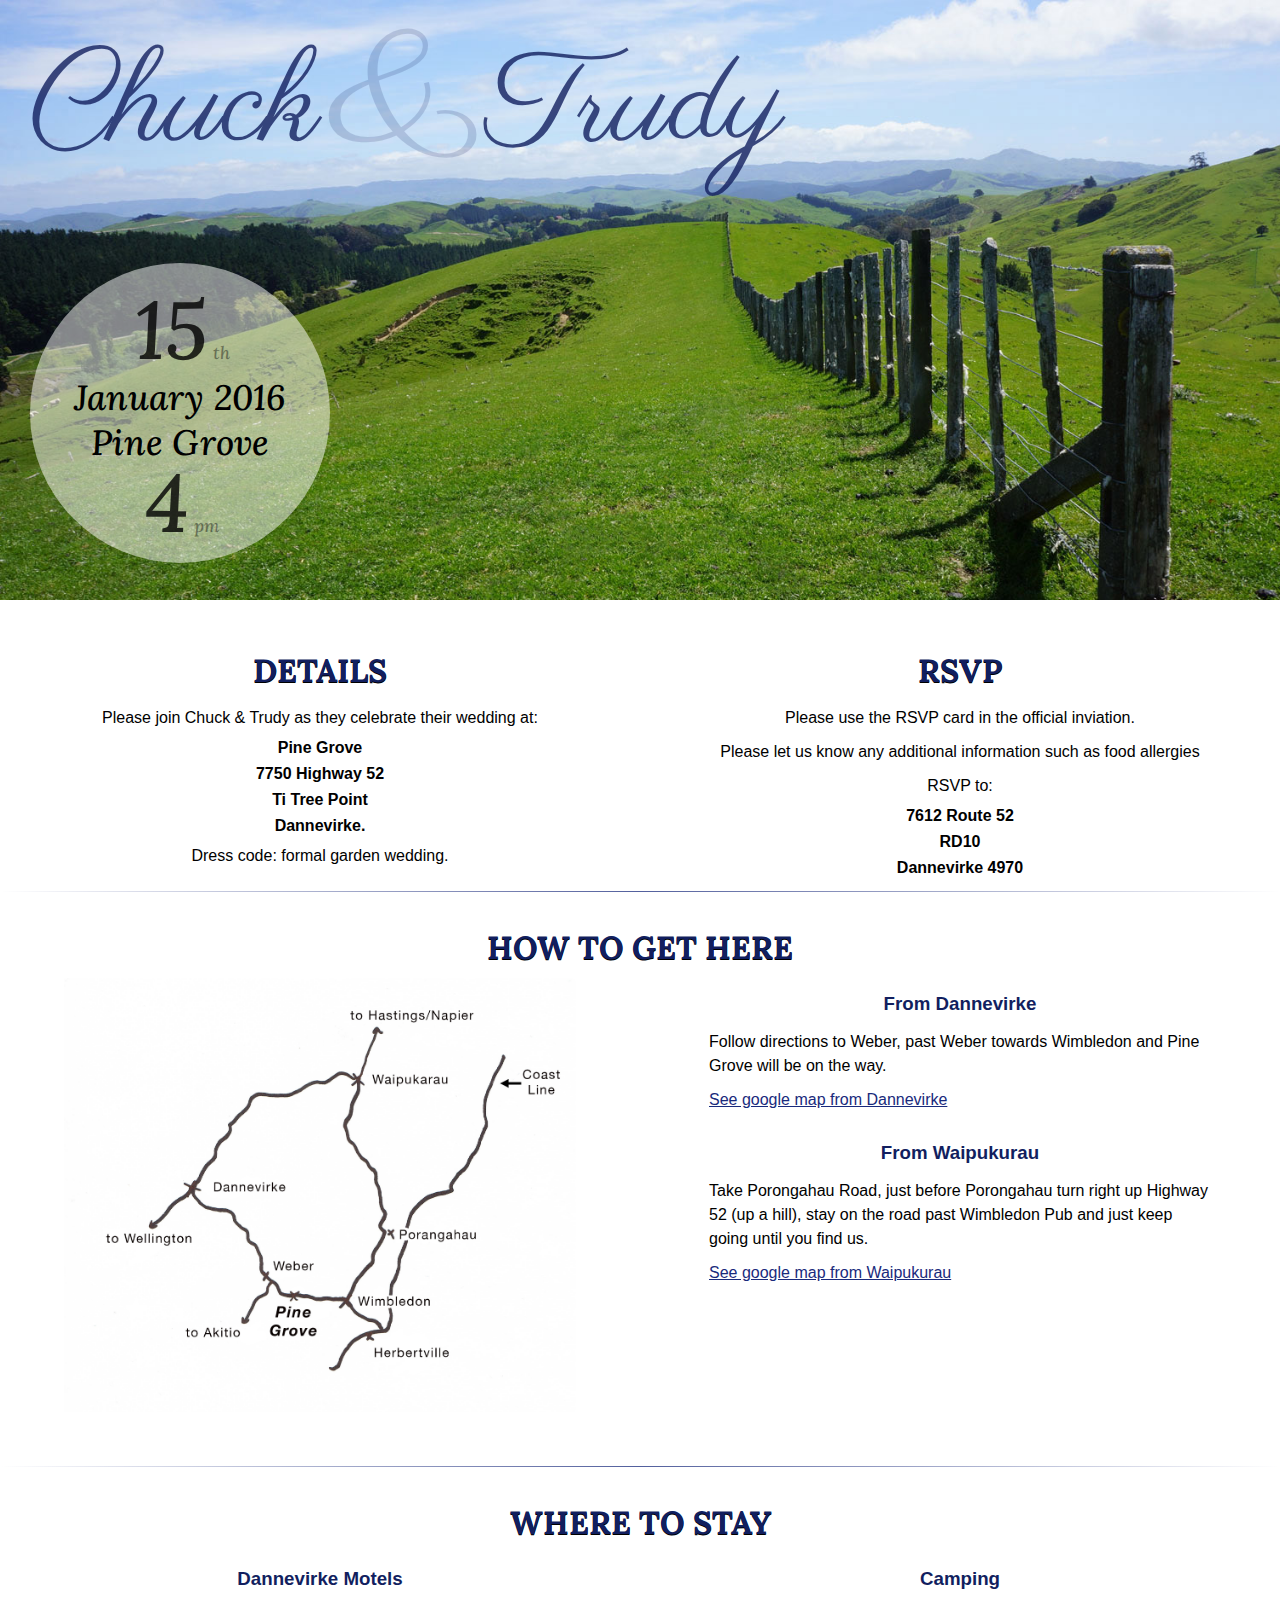
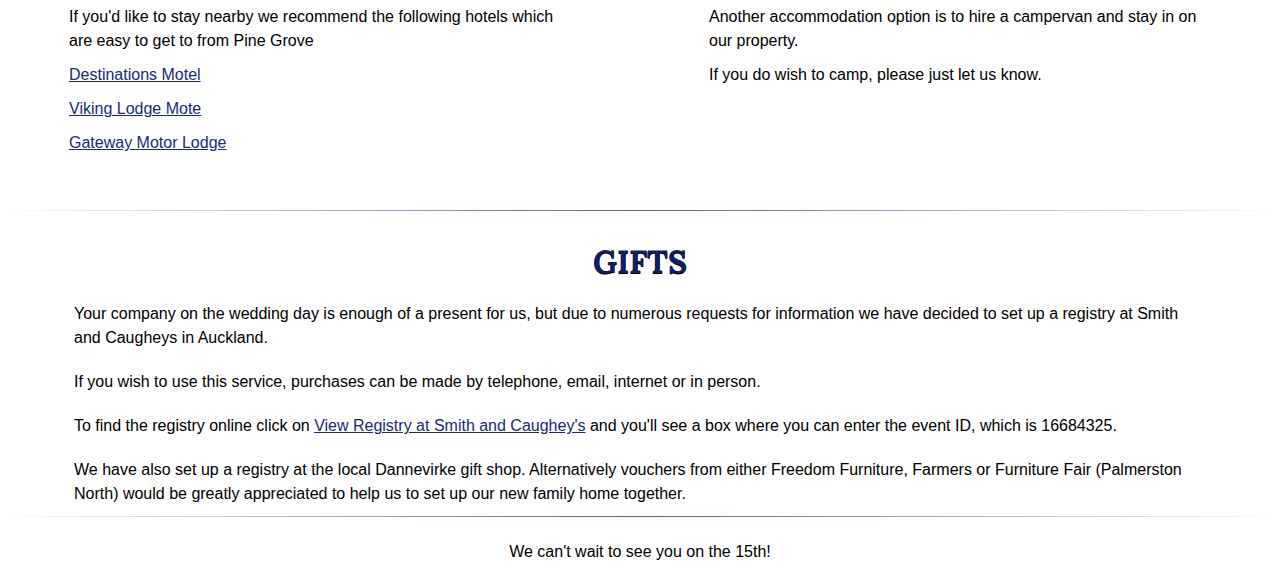
<file: index.html>
<!DOCTYPE html>
<html>
<head>
	<link rel="stylesheet" type="text/css" href="css/style.css">
	<link href='http://fonts.googleapis.com/css?family=Parisienne' rel='stylesheet' type='text/css'>
	<link href='http://fonts.googleapis.com/css?family=Lora' rel='stylesheet' type='text/css'>
	<link href='http://fonts.googleapis.com/css?family=Oswald' rel='stylesheet' type='text/css'>
	<meta name="viewport" content="width=device-width, initial-scale=1">
	<title>Chuck &amp; Trudy Wedding</title>
</head>
<body>
	<div id="header">
		<h1>Chuck<span>&</span>Trudy</h1>
		<div id="circle">
			<div id="info">
				<p><span class="number">15</span><span class="small-letter">th</span></p> 
				<p>January 2016</p>
				<p>Pine Grove</p>
				<p><span class="number">4</span><span class="small-letter">pm</span></p>
			</div>
		</div>
	</div>
	<div id="section-one">	
		<div id="details">
			<h2>Details</h2>
			<p>Please join Chuck & Trudy as they celebrate their wedding at:</p> 
				<div class="address">
				<p>Pine Grove</p>
				<p>7750 Highway 52</p>
				<p>Ti Tree  Point</p>
				<p>Dannevirke.</p>
				</div>
			<p>Dress code: formal garden wedding.</p>
		</div>
		<div id="rsvp">
			<h2>RSVP</h2>
			<p>Please use the RSVP card in the official inviation.</p>
			<p> Please let us know any additional information such as food allergies</p>
			<p>RSVP to:</p>	
			<div class="address">
				<p>7612 Route 52</p>
				<p>RD10</p>
				<p>Dannevirke 4970</p>
			</div>
		</div>
	</div>
	<hr>
	<div id="section-two">	
		<div id="directions">
			<h2>How to get here</h2>
			<div class="left-side">
			<img src="images/map-for-pine-grove.jpg">
			</div>
			<div class="right-side">
			<h3>From Dannevirke</h3>
			<p>Follow directions to Weber, past Weber towards Wimbledon and Pine Grove will be on the way. </p><p><a href="https://www.google.com/maps/dir/Dannevirke,+New+Zealand/7750+Rte+52,+Herbertville+4970,+New+Zealand/@-40.3592588,176.2186718,12z/data=!3m1!4b1!4m13!4m12!1m5!1m1!1s0x6d422067b6aec901:0x9742743c26851118!2m2!1d176.2158497!2d-40.287995!1m5!1m1!1s0x6d422f721eea7ab1:0x657bb94b9441a01b!2m2!1d176.3691283!2d-40.430668">See google map from Dannevirke</a><p> 
			<h3>From Waipukurau</h3>
			<p>Take Porongahau Road, just before Porongahau turn right up Highway 52 (up a hill), stay on the road past Wimbledon Pub and just keep going until you find us.</p><p><a href="https://www.google.com/maps/dir/Waipukurau,+New+Zealand/7750+Rte+52,+Herbertville+4970,+New+Zealand/@-40.2889757,176.3409617,11z/data=!3m1!4b1!4m13!4m12!1m5!1m1!1s0x6d4212ad84fd620b:0x982bfb5349848ebf!2m2!1d176.5400674!2d-40.1346912!1m5!1m1!1s0x6d422f721eea7ab1:0x657bb94b9441a01b!2m2!1d176.3691283!2d-40.430668">See google map from Waipukurau</a> 
			</p>
			</div>
		</div>
	</div>
	<hr>
	<div id="accommodation">
		<h2>Where to stay</h2>
		<div class="left-side">
		<h3>Dannevirke Motels</h3>
		<p>If you'd like to stay nearby we recommend the following hotels which are easy to get to from Pine Grove</p>
			<p><a href="http://www.destinationsmotel.co.nz">Destinations Motel</a></p>
			<p><a href="http://www.vikinglodgemotel.co.nz">Viking Lodge Mote</a></p>
			<p><a href="http://www.gatewaymotorlodge.co.nz">Gateway Motor Lodge</a></p>
		</div>
		<div class="right-side">
		<h3>Camping</h3>
		<p>Another accommodation option is to hire a campervan and stay in on our property.</p>
		<p>If you do wish to camp, please just let us know.</p>
		</div>
	</div>
	<hr>
	<div id ="gifts">
		<h2>Gifts</h2>
		<p>Your company on the wedding day is enough of a present for us, but due to numerous requests for information we have decided to set up a registry at Smith and Caugheys in Auckland. </p> 
		<p>If you wish to use this service, purchases can be made by telephone, email, internet or in person.</p>
		<p>To find the registry online click on <a href="http://giftregistry.smithandcaugheys.co.nz/ViewaRegistryShopOnline.aspx"> View Registry at Smith and Caughey's</a> and you'll see a box where you can enter the event ID, which is 16684325. 
		<p>We have also set up a registry at the local Dannevirke gift shop. Alternatively vouchers from either Freedom Furniture, Farmers or Furniture Fair (Palmerston North) would be greatly appreciated to help us to set up our new family home together.</p>
	</div>
	<div>
	<hr>
	<br>
		<p>We can't wait to see you on the 15th!</p>
	</div>
</body>
</html>
</file>
<file: css/style.css>
* { margin:0; padding:0; box-sizing:border-box; }

body {
	font-family: 'helvetica-neue', sans-serif;
	font-size: 16px;
	color: #121f5f;
}

#header {
	background-image: url("../images/background-header-farm-pic.jpg");
	background-size: cover;
	width: 100%;
	height: 600px;
}

span {
	opacity: 0.2;
	padding-left: 5px;
	font-size: 1.5em;
}

h2, h4 {
	font-family: Lora, serif;
	text-transform: uppercase;
	text-shadow:0px 1px 0px #000;
}

p {
	line-height: 1.5em;
	color: black;
 	padding: 5px;
 	text-align: center;
}

.address p {
	line-height: 1em;
	font-weight: bold;
}

h1 {
	font-family: 'Parisienne', cursive;
	font-size: 8em;
	font-weight: 100;
	text-align: center;
	line-height: 1em;
	opacity: 0.8;
	width: 300px;
	padding: 30px;
}



h4 	{
	font-size: 2em;
	text-align: center;
	color: white;
}

h3 {
	padding: 10px;
	padding-top: 15px;
}

#circle {
	height: 300px;
	width: 300px;
	background-color: rgba(255,255,255,0.5);
	margin-left: 30px;
	margin-top: 60px;
	border-radius: 50%;
} 


#info {
	position: relative;
	padding-top: 30px;
	width: 300px;
	font-family: 'Lora', serif;
	margin: auto;
	font-size: 2.2em;
	font-style: italic;
	text-transform: none;
	font-weight: 500;
	letter-spacing: .1px;
	color: #0d1746;
	text-align: center;
	line-height: 1em;
	/**border: 2px solid #0d1746;
	background-color: rgba(255,255,255,0.4);**/
}

#info p {
	line-height: 1em;
}

.number {
	font-size: 2.3em;
	opacity: 0.8;
	line-height: 0.8em;
}

.small-letter {
	font-size: 0.5em;
	opacity: .4;
}

h2	{
	font-weight: 700;
	font-size: 2em;
	padding-top: 30px;
	padding-bottom: 10px;
}

#section-one {
	margin-top: 10px;
}

#details{
	text-align: center;
	width: 50%;
	float: left;
	padding: 10px;
}

#rsvp {
	width: 50%;
	padding: 10px;
	float: left;
	text-align: center;
}

#section-two {
	clear: both;
}

#directions, #accommodation {
	text-align: center;
	padding-top: 5px;
	padding-bottom: 10px;
	margin-bottom: 20px;
}


.left-side {
	float: left;
	width: 40%;
	padding-bottom: 50px;
	margin-right: 5%;
	margin-left: 5%;
}

.left-side p {
	text-align: left;
}

.right-side {
	float: left;
	width: 40%;
	padding-bottom: 40px;
	margin-right: 5%;
	margin-left: 5%;
}


.right-side p {
	clear: both;
	width: 100%;
	text-align: left;
	margin: auto;
	padding-top: 5px;
}

#directions img {
	width: 100%;
}

#accommodation {
	clear: both;
}

#gifts {
	clear: both;
	text-align: center;
}

#gifts p {
	clear: both;
	margin: auto;
	width: 90%;
	padding: 10px;
	text-align: left;
}

hr {
	clear: both;
	height: 1px;
	border: 0;
	background-image: linear-gradient(to right, rgba(25, 42, 124, 0), rgba(25, 42, 124, 0.75), rgba(13, 23, 70, 0));
}

a {
	color: rgba(25, 42, 124, 1)
}

a:hover {
	color: rgba(13, 23, 70, 0.5)
}

ul {
	line-height: 1.5em;

}

@media screen and (max-width: 800px) {

#header {
	width: 100%;
	clear: both;
}

h1 {	
	clear: both;
	width: 50%;
	font-size: 6em;
}

#accommodation, #directions {
	width: 90%;
	margin: auto;
}


 #details, #rsvp {
 	float: none;
 	margin: auto;
 	padding: 10px;
 	width: 100%;
}

.left-side, .right-side {
	clear: both;
	float: none;
	margin: auto;
	padding: 10px;
	width: 100%;
}

@media screen and (max-width: 400px) {

	h1 {
		clear: both;
		font-size: 3.8em;
		text-align: center;
		margin-left: -20px;
	}

	#circle {
		margin: auto;
		margin-top: 50px;
	}
}
</file>
